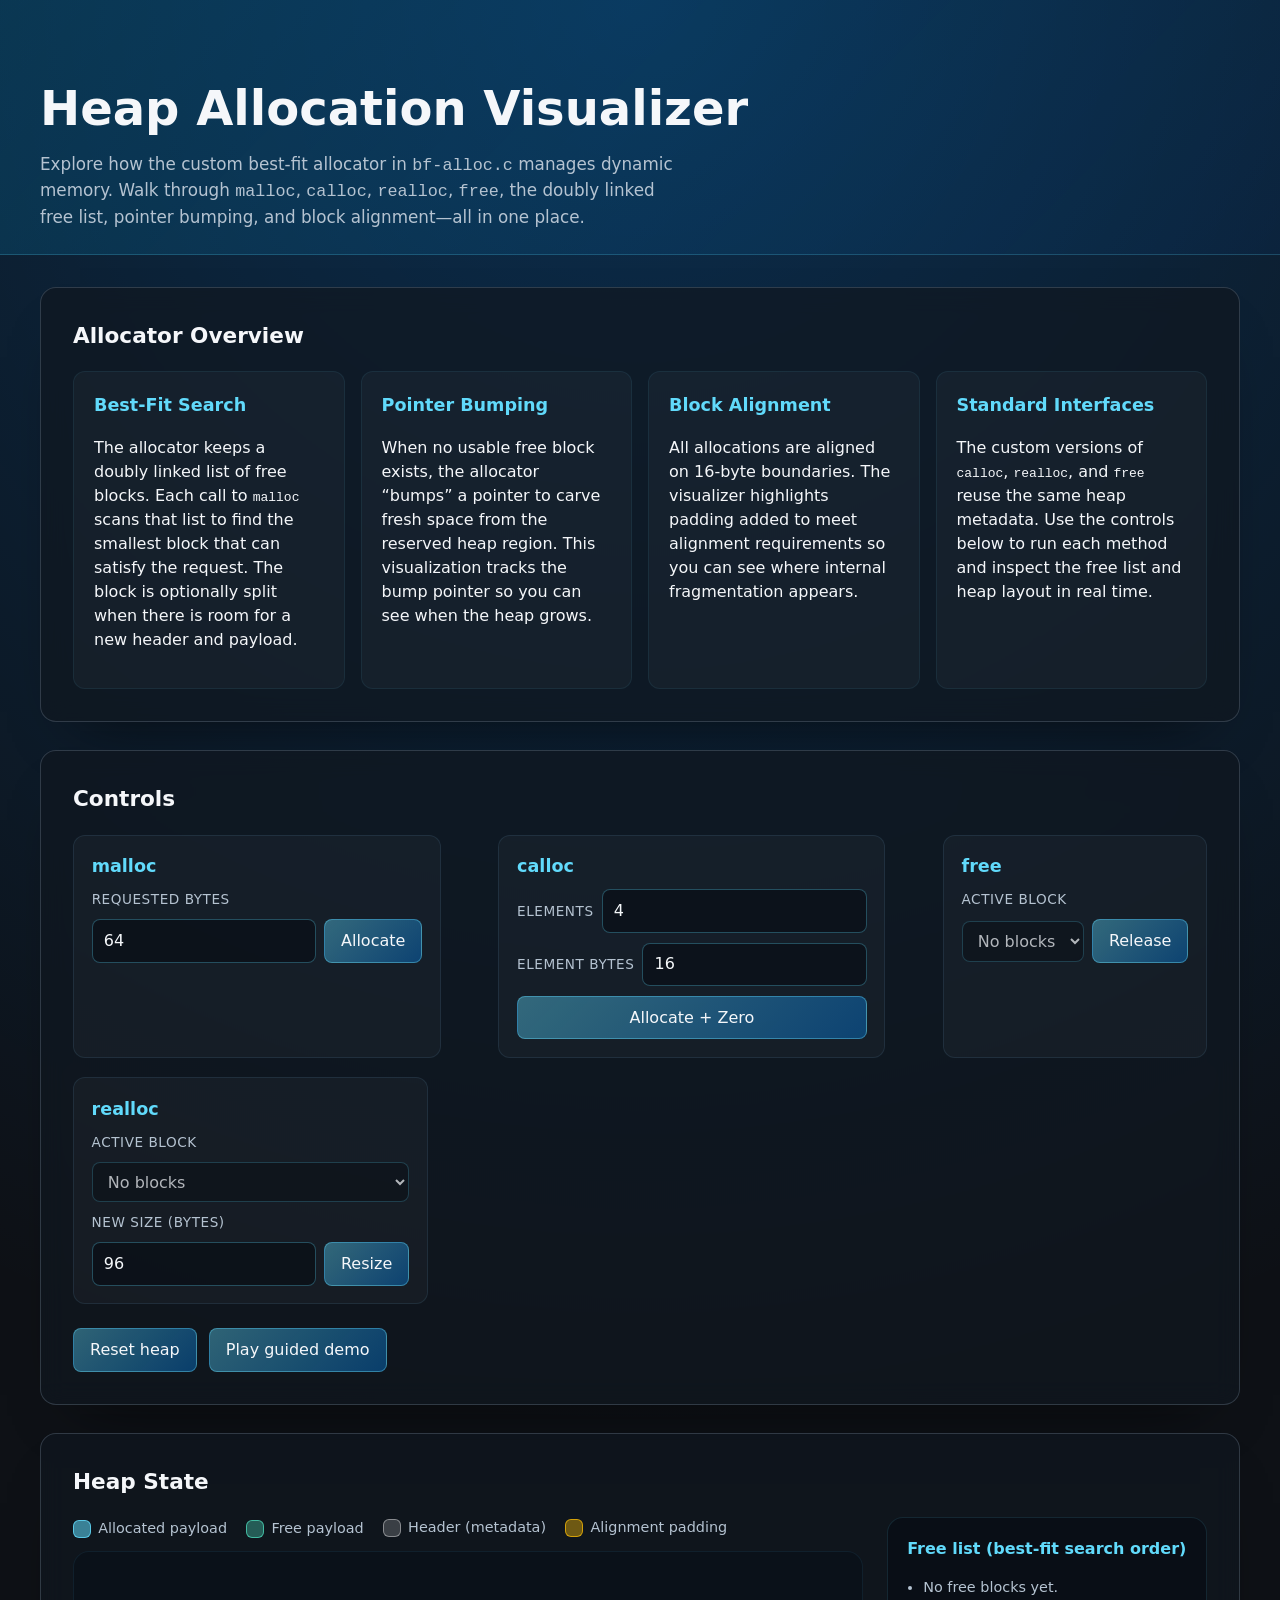
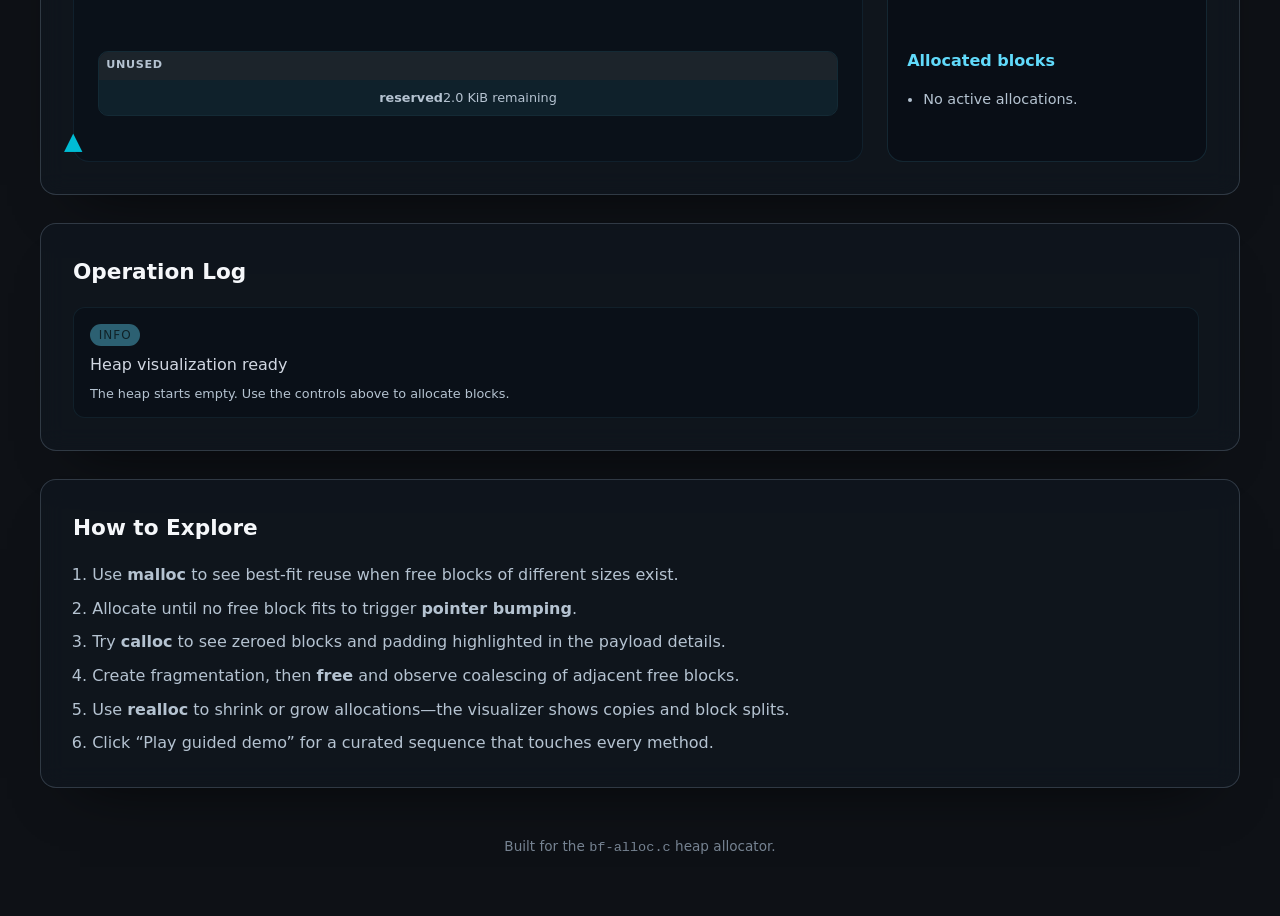
<file: docs/index.html>
<!DOCTYPE html>
<html lang="en">
  <head>
    <meta charset="utf-8" />
    <meta name="viewport" content="width=device-width, initial-scale=1" />
    <title>Heap Allocation Visualizer</title>
    <link rel="stylesheet" href="styles.css" />
  </head>
  <body>
    <header class="page-header">
      <div class="page-header__content">
        <h1>Heap Allocation Visualizer</h1>
        <p>
          Explore how the custom best-fit allocator in <code>bf-alloc.c</code> manages dynamic memory. Walk through
          <code>malloc</code>, <code>calloc</code>, <code>realloc</code>, <code>free</code>, the doubly linked free list,
          pointer bumping, and block alignment—all in one place.
        </p>
      </div>
    </header>

    <main>
      <section class="card">
        <h2>Allocator Overview</h2>
        <div class="overview-grid">
          <article>
            <h3>Best-Fit Search</h3>
            <p>
              The allocator keeps a doubly linked list of free blocks. Each call to <code>malloc</code> scans that list to
              find the smallest block that can satisfy the request. The block is optionally split when there is room for a
              new header and payload.
            </p>
          </article>
          <article>
            <h3>Pointer Bumping</h3>
            <p>
              When no usable free block exists, the allocator “bumps” a pointer to carve fresh space from the reserved heap
              region. This visualization tracks the bump pointer so you can see when the heap grows.
            </p>
          </article>
          <article>
            <h3>Block Alignment</h3>
            <p>
              All allocations are aligned on 16-byte boundaries. The visualizer highlights padding added to meet alignment
              requirements so you can see where internal fragmentation appears.
            </p>
          </article>
          <article>
            <h3>Standard Interfaces</h3>
            <p>
              The custom versions of <code>calloc</code>, <code>realloc</code>, and <code>free</code> reuse the same heap
              metadata. Use the controls below to run each method and inspect the free list and heap layout in real time.
            </p>
          </article>
        </div>
      </section>

      <section class="card">
        <h2>Controls</h2>
        <div class="control-panels">
          <form id="malloc-form" class="control-panel" autocomplete="off">
            <h3>malloc</h3>
            <label for="malloc-size">Requested bytes</label>
            <div class="control-panel__row">
              <input id="malloc-size" type="number" min="1" step="1" value="64" required />
              <button type="submit">Allocate</button>
            </div>
          </form>

          <form id="calloc-form" class="control-panel" autocomplete="off">
            <h3>calloc</h3>
            <div class="control-panel__row">
              <label for="calloc-nmemb">Elements</label>
              <input id="calloc-nmemb" type="number" min="1" step="1" value="4" required />
            </div>
            <div class="control-panel__row">
              <label for="calloc-size">Element bytes</label>
              <input id="calloc-size" type="number" min="1" step="1" value="16" required />
            </div>
            <button type="submit">Allocate + Zero</button>
          </form>

          <form id="free-form" class="control-panel" autocomplete="off">
            <h3>free</h3>
            <label for="free-block">Active block</label>
            <div class="control-panel__row">
              <select id="free-block"></select>
              <button type="submit">Release</button>
            </div>
          </form>

          <form id="realloc-form" class="control-panel" autocomplete="off">
            <h3>realloc</h3>
            <label for="realloc-block">Active block</label>
            <select id="realloc-block"></select>
            <label for="realloc-size">New size (bytes)</label>
            <div class="control-panel__row">
              <input id="realloc-size" type="number" min="0" step="1" value="96" required />
              <button type="submit">Resize</button>
            </div>
          </form>
        </div>

        <div class="control-helpers">
          <button id="reset-button" type="button">Reset heap</button>
          <button id="demo-button" type="button">Play guided demo</button>
        </div>
      </section>

      <section class="card">
        <h2>Heap State</h2>
        <div class="visualizer">
          <div class="heap-wrapper">
            <div class="heap-header">
              <span class="legend-item">
                <span class="legend-swatch legend-swatch--allocated"></span>
                Allocated payload
              </span>
              <span class="legend-item">
                <span class="legend-swatch legend-swatch--free"></span>
                Free payload
              </span>
              <span class="legend-item">
                <span class="legend-swatch legend-swatch--header"></span>
                Header (metadata)
              </span>
              <span class="legend-item legend-item--padding">
                <span class="legend-swatch legend-swatch--padding"></span>
                Alignment padding
              </span>
            </div>

            <div id="heap-container">
              <div id="heap-view" aria-live="polite" aria-label="Heap layout"></div>
              <div id="bump-pointer" role="img" aria-label="Bump pointer">&#9650;</div>
            </div>
          </div>

          <aside class="heap-details">
            <div>
              <h3>Free list (best-fit search order)</h3>
              <ul id="free-list"></ul>
            </div>
            <div>
              <h3>Allocated blocks</h3>
              <ul id="allocated-list"></ul>
            </div>
          </aside>
        </div>
      </section>

      <section class="card">
        <h2>Operation Log</h2>
        <div id="log-entries" aria-live="polite"></div>
      </section>

      <section class="card">
        <h2>How to Explore</h2>
        <ol class="instructions">
          <li>Use <strong>malloc</strong> to see best-fit reuse when free blocks of different sizes exist.</li>
          <li>Allocate until no free block fits to trigger <strong>pointer bumping</strong>.</li>
          <li>Try <strong>calloc</strong> to see zeroed blocks and padding highlighted in the payload details.</li>
          <li>Create fragmentation, then <strong>free</strong> and observe coalescing of adjacent free blocks.</li>
          <li>Use <strong>realloc</strong> to shrink or grow allocations—the visualizer shows copies and block splits.</li>
          <li>Click “Play guided demo” for a curated sequence that touches every method.</li>
        </ol>
      </section>
    </main>

    <footer class="page-footer">
      <p>
        Built for the <code>bf-alloc.c</code> heap allocator.
      </p>
    </footer>

    <script src="app.js" type="module"></script>
  </body>
</html>
</file>
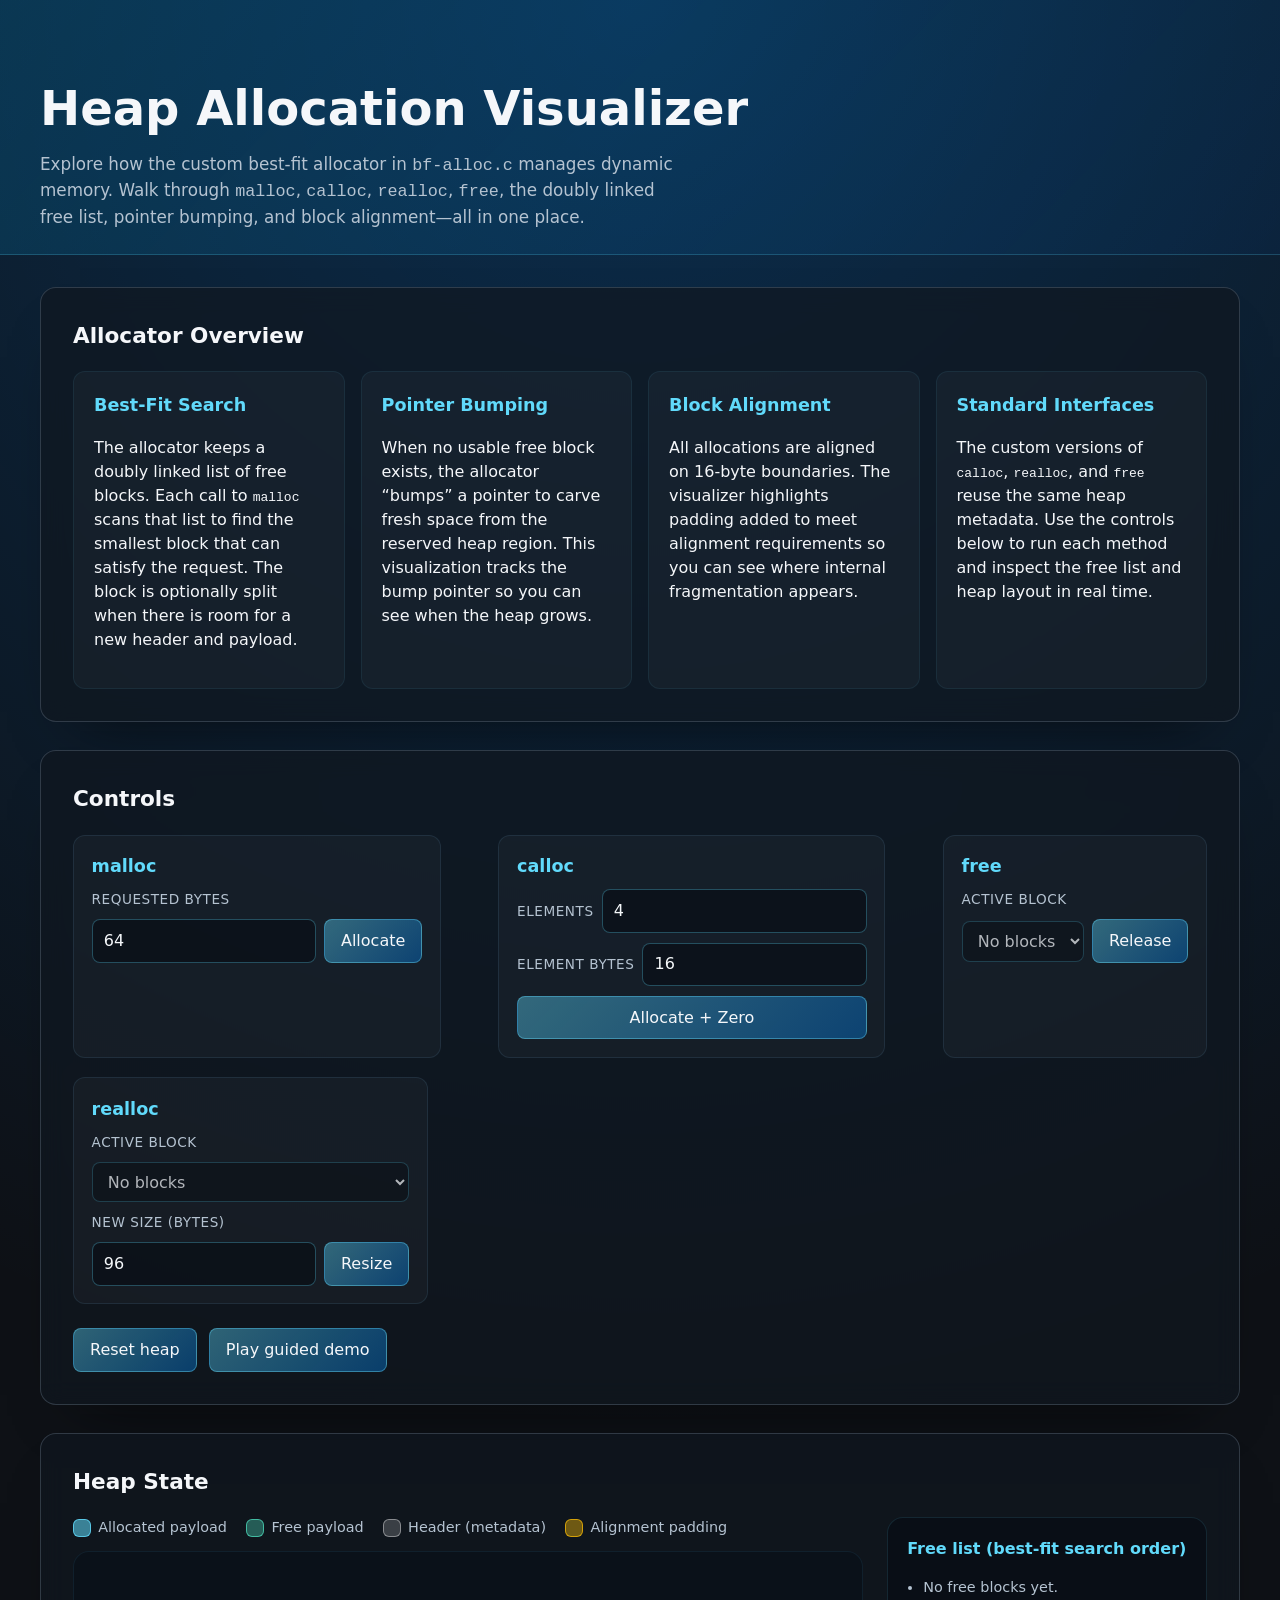
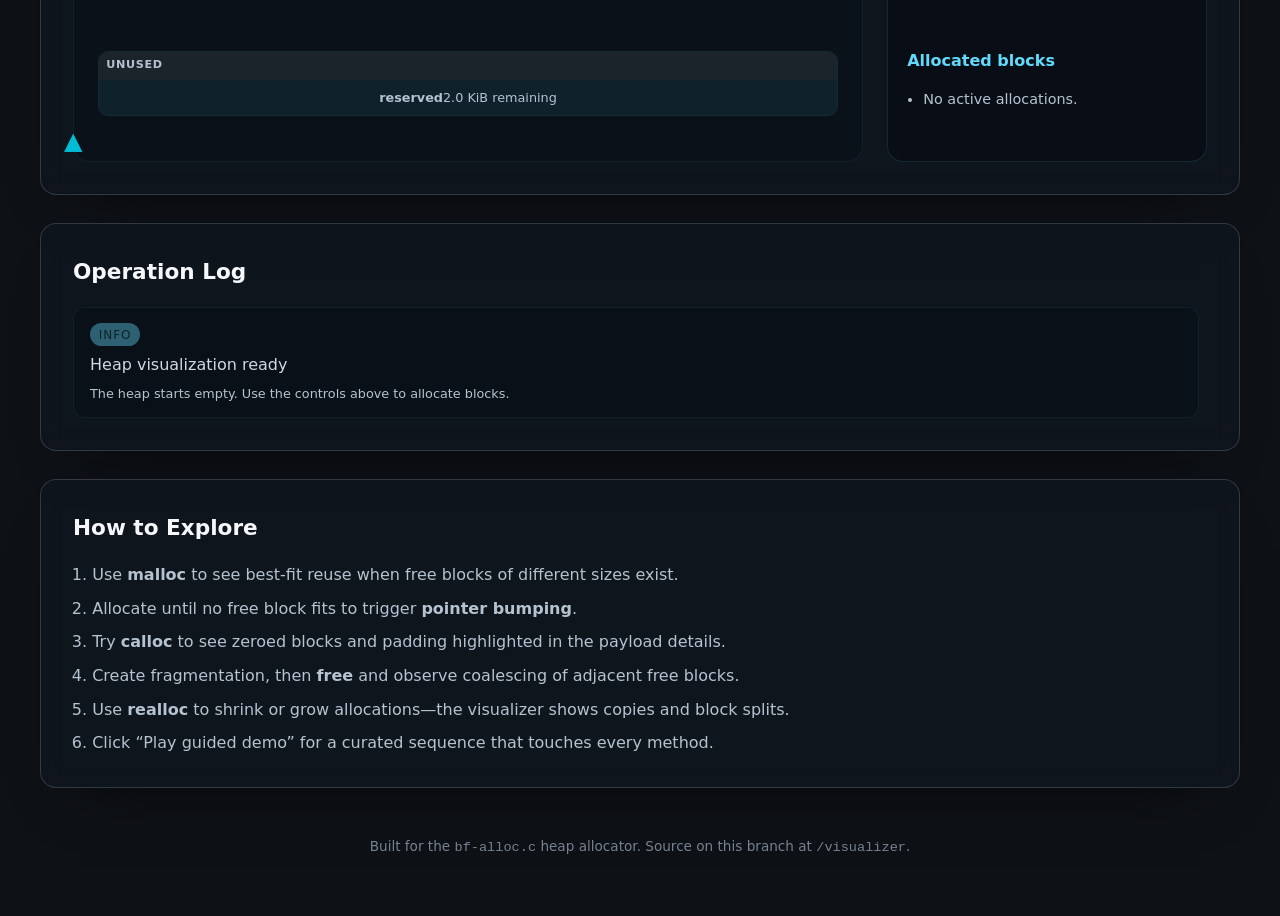
<file: visualizer/index.html>
<!DOCTYPE html>
<html lang="en">
  <head>
    <meta charset="utf-8" />
    <meta name="viewport" content="width=device-width, initial-scale=1" />
    <title>Heap Allocation Visualizer</title>
    <link rel="stylesheet" href="styles.css" />
  </head>
  <body>
    <header class="page-header">
      <div class="page-header__content">
        <h1>Heap Allocation Visualizer</h1>
        <p>
          Explore how the custom best-fit allocator in <code>bf-alloc.c</code> manages dynamic memory. Walk through
          <code>malloc</code>, <code>calloc</code>, <code>realloc</code>, <code>free</code>, the doubly linked free list,
          pointer bumping, and block alignment—all in one place.
        </p>
      </div>
    </header>

    <main>
      <section class="card">
        <h2>Allocator Overview</h2>
        <div class="overview-grid">
          <article>
            <h3>Best-Fit Search</h3>
            <p>
              The allocator keeps a doubly linked list of free blocks. Each call to <code>malloc</code> scans that list to
              find the smallest block that can satisfy the request. The block is optionally split when there is room for a
              new header and payload.
            </p>
          </article>
          <article>
            <h3>Pointer Bumping</h3>
            <p>
              When no usable free block exists, the allocator “bumps” a pointer to carve fresh space from the reserved heap
              region. This visualization tracks the bump pointer so you can see when the heap grows.
            </p>
          </article>
          <article>
            <h3>Block Alignment</h3>
            <p>
              All allocations are aligned on 16-byte boundaries. The visualizer highlights padding added to meet alignment
              requirements so you can see where internal fragmentation appears.
            </p>
          </article>
          <article>
            <h3>Standard Interfaces</h3>
            <p>
              The custom versions of <code>calloc</code>, <code>realloc</code>, and <code>free</code> reuse the same heap
              metadata. Use the controls below to run each method and inspect the free list and heap layout in real time.
            </p>
          </article>
        </div>
      </section>

      <section class="card">
        <h2>Controls</h2>
        <div class="control-panels">
          <form id="malloc-form" class="control-panel" autocomplete="off">
            <h3>malloc</h3>
            <label for="malloc-size">Requested bytes</label>
            <div class="control-panel__row">
              <input id="malloc-size" type="number" min="1" step="1" value="64" required />
              <button type="submit">Allocate</button>
            </div>
          </form>

          <form id="calloc-form" class="control-panel" autocomplete="off">
            <h3>calloc</h3>
            <div class="control-panel__row">
              <label for="calloc-nmemb">Elements</label>
              <input id="calloc-nmemb" type="number" min="1" step="1" value="4" required />
            </div>
            <div class="control-panel__row">
              <label for="calloc-size">Element bytes</label>
              <input id="calloc-size" type="number" min="1" step="1" value="16" required />
            </div>
            <button type="submit">Allocate + Zero</button>
          </form>

          <form id="free-form" class="control-panel" autocomplete="off">
            <h3>free</h3>
            <label for="free-block">Active block</label>
            <div class="control-panel__row">
              <select id="free-block"></select>
              <button type="submit">Release</button>
            </div>
          </form>

          <form id="realloc-form" class="control-panel" autocomplete="off">
            <h3>realloc</h3>
            <label for="realloc-block">Active block</label>
            <select id="realloc-block"></select>
            <label for="realloc-size">New size (bytes)</label>
            <div class="control-panel__row">
              <input id="realloc-size" type="number" min="0" step="1" value="96" required />
              <button type="submit">Resize</button>
            </div>
          </form>
        </div>

        <div class="control-helpers">
          <button id="reset-button" type="button">Reset heap</button>
          <button id="demo-button" type="button">Play guided demo</button>
        </div>
      </section>

      <section class="card">
        <h2>Heap State</h2>
        <div class="visualizer">
          <div class="heap-wrapper">
            <div class="heap-header">
              <span class="legend-item">
                <span class="legend-swatch legend-swatch--allocated"></span>
                Allocated payload
              </span>
              <span class="legend-item">
                <span class="legend-swatch legend-swatch--free"></span>
                Free payload
              </span>
              <span class="legend-item">
                <span class="legend-swatch legend-swatch--header"></span>
                Header (metadata)
              </span>
              <span class="legend-item legend-item--padding">
                <span class="legend-swatch legend-swatch--padding"></span>
                Alignment padding
              </span>
            </div>

            <div id="heap-container">
              <div id="heap-view" aria-live="polite" aria-label="Heap layout"></div>
              <div id="bump-pointer" role="img" aria-label="Bump pointer">&#9650;</div>
            </div>
          </div>

          <aside class="heap-details">
            <div>
              <h3>Free list (best-fit search order)</h3>
              <ul id="free-list"></ul>
            </div>
            <div>
              <h3>Allocated blocks</h3>
              <ul id="allocated-list"></ul>
            </div>
          </aside>
        </div>
      </section>

      <section class="card">
        <h2>Operation Log</h2>
        <div id="log-entries" aria-live="polite"></div>
      </section>

      <section class="card">
        <h2>How to Explore</h2>
        <ol class="instructions">
          <li>Use <strong>malloc</strong> to see best-fit reuse when free blocks of different sizes exist.</li>
          <li>Allocate until no free block fits to trigger <strong>pointer bumping</strong>.</li>
          <li>Try <strong>calloc</strong> to see zeroed blocks and padding highlighted in the payload details.</li>
          <li>Create fragmentation, then <strong>free</strong> and observe coalescing of adjacent free blocks.</li>
          <li>Use <strong>realloc</strong> to shrink or grow allocations—the visualizer shows copies and block splits.</li>
          <li>Click “Play guided demo” for a curated sequence that touches every method.</li>
        </ol>
      </section>
    </main>

    <footer class="page-footer">
      <p>
        Built for the <code>bf-alloc.c</code> heap allocator. Source on this branch at
        <code>/visualizer</code>.
      </p>
    </footer>

    <script src="app.js" type="module"></script>
  </body>
</html>
</file>
<file: docs/styles.css>
:root {
  color-scheme: light dark;
  --bg: #0e1116;
  --card-bg: rgba(17, 23, 32, 0.7);
  --card-border: rgba(99, 114, 130, 0.4);
  --text: #f5f7fa;
  --subtext: #b5c3d1;
  --accent: #61dafb;
  --accent-strong: #00bcd4;
  --danger: #ff7b72;
  --success: #7ee787;
  --warning: #f1c40f;
  --surface-elevated: rgba(255, 255, 255, 0.03);
  --header-bg: linear-gradient(135deg, rgba(0, 184, 255, 0.15), rgba(0, 102, 255, 0.05));
  --padding-color: rgba(255, 193, 7, 0.4);
  --free-color: rgba(80, 227, 194, 0.35);
  --allocated-color: rgba(97, 218, 251, 0.55);
  --header-color: rgba(255, 255, 255, 0.18);
  --search-highlight: rgba(255, 255, 255, 0.28);
  --best-highlight: rgba(125, 249, 255, 0.45);
  --font-stack: "Inter", "Segoe UI", system-ui, -apple-system, BlinkMacSystemFont, sans-serif;
}

*,
*::before,
*::after {
  box-sizing: border-box;
}

body {
  margin: 0;
  min-height: 100vh;
  font-family: var(--font-stack);
  background: radial-gradient(circle at top, rgba(0, 136, 255, 0.24), transparent 55%), var(--bg);
  color: var(--text);
  line-height: 1.5;
  padding-bottom: 3rem;
}

main {
  width: min(1200px, 94vw);
  margin: 0 auto;
  display: grid;
  gap: 1.75rem;
}

.page-header {
  padding: 2.5rem 0 1.5rem;
  background: var(--header-bg);
  border-bottom: 1px solid rgba(97, 218, 251, 0.2);
  margin-bottom: 2rem;
}

.page-header__content {
  width: min(1200px, 94vw);
  margin: 0 auto;
}

.page-header h1 {
  font-size: clamp(2.2rem, 4vw, 3rem);
  margin-bottom: 0.5rem;
}

.page-header p {
  margin: 0;
  color: var(--subtext);
  font-size: 1.05rem;
  max-width: 60ch;
}

.card {
  background: var(--card-bg);
  border: 1px solid var(--card-border);
  border-radius: 16px;
  padding: 2rem;
  backdrop-filter: blur(12px);
  box-shadow: 0 30px 60px -40px rgba(0, 0, 0, 0.8);
}

.card h2 {
  margin-top: 0;
  font-size: 1.35rem;
  margin-bottom: 1.2rem;
}

.overview-grid {
  display: grid;
  gap: 1rem;
  grid-template-columns: repeat(auto-fit, minmax(220px, 1fr));
}

.overview-grid article {
  background: var(--surface-elevated);
  border-radius: 12px;
  padding: 1.25rem;
  border: 1px solid rgba(97, 218, 251, 0.08);
}

.overview-grid h3 {
  margin-top: 0;
  font-size: 1.1rem;
  color: var(--accent);
}

.control-panels {
  display: grid;
  gap: 1.2rem;
  grid-template-columns: repeat(auto-fit, minmax(220px, 1fr));
  display: flex;
  justify-content: space-between;
  flex-wrap: wrap;

}

.control-panel {
  display: flex;
  flex-direction: column;
  flex-grow: ;
  gap: 0.6rem;
  padding: 1.1rem;
  border-radius: 12px;
  background: var(--surface-elevated);
  border: 1px solid rgba(128, 203, 255, 0.1);
}

.control-panel h3 {
  margin: 0;
  font-size: 1.1rem;
  color: var(--accent);
}

.control-panel label {
  font-size: 0.85rem;
  text-transform: uppercase;
  letter-spacing: 0.04em;
  color: var(--subtext);
}

.control-panel__row {
  display: flex;
  gap: 0.5rem;
  align-items: center;
}

input,
select,
button {
  font: inherit;
  color: inherit;
}

input,
select {
  flex: 1;
  padding: 0.55rem 0.7rem;
  border-radius: 8px;
  border: 1px solid rgba(97, 218, 251, 0.3);
  background: rgba(8, 13, 20, 0.65);
  color: var(--text);
}

input:focus,
select:focus {
  outline: 2px solid var(--accent);
  outline-offset: 2px;
}

button {
  padding: 0.55rem 1rem;
  border-radius: 8px;
  border: 1px solid rgba(97, 218, 251, 0.4);
  background: linear-gradient(135deg, rgba(97, 218, 251, 0.4), rgba(0, 140, 255, 0.35));
  color: var(--text);
  cursor: pointer;
  transition: transform 0.15s ease, box-shadow 0.15s ease, background 0.2s ease;
}

button:hover,
button:focus-visible {
  transform: translateY(-1px);
  box-shadow: 0 14px 24px -16px rgba(97, 218, 251, 0.8);
}

.control-helpers {
  display: flex;
  gap: 0.75rem;
  margin-top: 1.5rem;
  flex-wrap: wrap;
}

.visualizer {
  display: grid;
  gap: 1.5rem;
  grid-template-columns: minmax(0, 1fr) minmax(260px, 320px);
}

@media (max-width: 900px) {
  .visualizer {
    grid-template-columns: 1fr;
  }
}

.heap-wrapper {
  display: flex;
  flex-direction: column;
  gap: 0.75rem;
}

.heap-header {
  display: flex;
  gap: 1.2rem;
  flex-wrap: wrap;
  font-size: 0.9rem;
}

.legend-item {
  display: inline-flex;
  align-items: center;
  gap: 0.45rem;
  color: var(--subtext);
}

.legend-item--padding {
  white-space: nowrap;
}

.legend-swatch {
  width: 18px;
  height: 18px;
  border-radius: 6px;
  display: inline-block;
}

.legend-swatch--allocated {
  background: var(--allocated-color);
  border: 1px solid rgba(97, 218, 251, 0.8);
}

.legend-swatch--free {
  background: var(--free-color);
  border: 1px solid rgba(80, 227, 194, 0.7);
}

.legend-swatch--header {
  background: var(--header-color);
  border: 1px solid rgba(255, 255, 255, 0.4);
}

.legend-swatch--padding {
  background: var(--padding-color);
  border: 1px solid rgba(255, 193, 7, 0.7);
}

#heap-container {
  position: relative;
  border-radius: 16px;
  padding: 1.5rem 1.5rem 2.8rem;
  background: rgba(10, 17, 26, 0.75);
  border: 1px solid rgba(97, 218, 251, 0.08);
  min-height: 200px;
}

#heap-view {
  display: flex;
  gap: 4px;
  width: 100%;
  height: 140px;
  align-items: flex-end;
}

.heap-block {
  position: relative;
  display: flex;
  flex-direction: column;
  flex-grow: 1;
  border-radius: 10px;
  overflow: hidden;
  border: 1px solid rgba(97, 218, 251, 0.12);
  transition: transform 0.2s ease, border-color 0.2s ease, box-shadow 0.2s ease;
  min-width: 36px;
}

.heap-block:hover {
  transform: translateY(-4px);
  border-color: rgba(97, 218, 251, 0.5);
  box-shadow: 0 10px 24px -18px rgba(97, 218, 251, 0.8);
}

.heap-block__header {
  background: var(--header-color);
  color: var(--subtext);
  font-size: 0.7rem;
  padding: 0.35rem 0.45rem;
  text-transform: uppercase;
  letter-spacing: 0.06em;
  font-weight: 600;
}

.heap-block__payload {
  flex: 1;
  position: relative;
  padding: 0.5rem;
  display: flex;
  align-items: center;
  justify-content: center;
  text-align: center;
  font-size: 0.8rem;
  color: rgba(255, 255, 255, 0.85);
}

.heap-block--allocated .heap-block__payload {
  background: var(--allocated-color);
}

.heap-block--free .heap-block__payload {
  background: var(--free-color);
  color: rgba(16, 30, 28, 0.9);
}

.heap-block__padding {
  width: 100%;
  background: var(--padding-color);
  color: rgba(0, 0, 0, 0.78);
  font-size: 0.65rem;
  padding: 0.2rem;
  text-align: center;
}

.heap-block__meta {
  position: absolute;
  inset: 4px;
  display: flex;
  flex-direction: column;
  justify-content: space-between;
  color: rgba(0, 0, 0, 0.65);
  font-size: 0.72rem;
  pointer-events: none;
}

.heap-block--highlight-search {
  outline: 2px dashed var(--search-highlight);
  outline-offset: 4px;
}

.heap-block--highlight-best {
  border-color: rgba(125, 249, 255, 0.85);
  box-shadow: 0 12px 28px -18px rgba(125, 249, 255, 0.9);
}

.heap-block--zeroed .heap-block__payload {
  background: linear-gradient(135deg, rgba(97, 218, 251, 0.55), rgba(126, 231, 135, 0.55));
}

.heap-block--from-realloc::after {
  content: "realloc";
  position: absolute;
  top: 8px;
  right: 8px;
  font-size: 0.65rem;
  font-weight: 600;
  color: rgba(0, 0, 0, 0.6);
  background: rgba(255, 255, 255, 0.68);
  padding: 0.2rem 0.45rem;
  border-radius: 999px;
}

.heap-block--unused .heap-block__header {
  background: rgba(255, 255, 255, 0.08);
  color: var(--subtext);
}

.heap-block--unused .heap-block__payload {
  background: rgba(97, 218, 251, 0.08);
  color: var(--subtext);
}

.heap-block__label {
  font-weight: 600;
  font-size: 0.8rem;
}

#bump-pointer {
  position: absolute;
  bottom: 12px;
  height: 26px;
  font-size: 1.5rem;
  color: var(--accent-strong);
  transition: left 0.3s ease;
}

.heap-details {
  background: rgba(8, 13, 20, 0.65);
  border-radius: 16px;
  border: 1px solid rgba(97, 218, 251, 0.12);
  padding: 1.2rem;
  display: grid;
  gap: 1.2rem;
}

.heap-details h3 {
  margin-top: 0;
  color: var(--accent);
  font-size: 1rem;
}

.heap-details ul {
  margin: 0;
  padding-left: 1rem;
  display: grid;
  gap: 0.45rem;
  font-size: 0.9rem;
  color: var(--subtext);
}

.heap-details li strong {
  color: var(--text);
}

#log-entries {
  display: grid;
  gap: 0.75rem;
  max-height: 320px;
  overflow-y: auto;
  padding-right: 0.5rem;
}

.log-entry {
  padding: 0.85rem 1rem;
  border-radius: 12px;
  background: rgba(9, 16, 24, 0.7);
  border: 1px solid rgba(97, 218, 251, 0.08);
  color: rgba(238, 244, 255, 0.88);
}

.log-entry__badge {
  display: inline-flex;
  align-items: center;
  gap: 0.35rem;
  font-size: 0.75rem;
  padding: 0.15rem 0.55rem;
  border-radius: 999px;
  text-transform: uppercase;
  letter-spacing: 0.08em;
  color: rgba(0, 0, 0, 0.65);
  margin-bottom: 0.4rem;
  background: rgba(255, 255, 255, 0.7);
}

.log-entry__message {
  margin: 0;
}

.log-entry__subtext {
  margin: 0.45rem 0 0;
  color: var(--subtext);
  font-size: 0.8rem;
}

.log-entry--malloc .log-entry__badge {
  background: rgba(97, 218, 251, 0.75);
}

.log-entry--calloc .log-entry__badge {
  background: rgba(126, 231, 135, 0.75);
}

.log-entry--free .log-entry__badge {
  background: rgba(255, 124, 102, 0.8);
}

.log-entry--realloc .log-entry__badge {
  background: rgba(255, 214, 102, 0.8);
}

.log-entry--info .log-entry__badge {
  background: rgba(97, 218, 251, 0.4);
}

.log-entry--warn .log-entry__badge {
  background: rgba(255, 193, 7, 0.8);
}

.instructions {
  margin: 0;
  padding-left: 1.2rem;
  color: var(--subtext);
  display: grid;
  gap: 0.6rem;
}

.page-footer {
  width: min(1200px, 94vw);
  margin: 3rem auto 0;
  text-align: center;
  color: rgba(155, 171, 190, 0.75);
  font-size: 0.85rem;
}
</file>
<file: visualizer/styles.css>
:root {
  color-scheme: light dark;
  --bg: #0e1116;
  --card-bg: rgba(17, 23, 32, 0.7);
  --card-border: rgba(99, 114, 130, 0.4);
  --text: #f5f7fa;
  --subtext: #b5c3d1;
  --accent: #61dafb;
  --accent-strong: #00bcd4;
  --danger: #ff7b72;
  --success: #7ee787;
  --warning: #f1c40f;
  --surface-elevated: rgba(255, 255, 255, 0.03);
  --header-bg: linear-gradient(135deg, rgba(0, 184, 255, 0.15), rgba(0, 102, 255, 0.05));
  --padding-color: rgba(255, 193, 7, 0.4);
  --free-color: rgba(80, 227, 194, 0.35);
  --allocated-color: rgba(97, 218, 251, 0.55);
  --header-color: rgba(255, 255, 255, 0.18);
  --search-highlight: rgba(255, 255, 255, 0.28);
  --best-highlight: rgba(125, 249, 255, 0.45);
  --font-stack: "Inter", "Segoe UI", system-ui, -apple-system, BlinkMacSystemFont, sans-serif;
}

*,
*::before,
*::after {
  box-sizing: border-box;
}

body {
  margin: 0;
  min-height: 100vh;
  font-family: var(--font-stack);
  background: radial-gradient(circle at top, rgba(0, 136, 255, 0.24), transparent 55%), var(--bg);
  color: var(--text);
  line-height: 1.5;
  padding-bottom: 3rem;
}

main {
  width: min(1200px, 94vw);
  margin: 0 auto;
  display: grid;
  gap: 1.75rem;
}

.page-header {
  padding: 2.5rem 0 1.5rem;
  background: var(--header-bg);
  border-bottom: 1px solid rgba(97, 218, 251, 0.2);
  margin-bottom: 2rem;
}

.page-header__content {
  width: min(1200px, 94vw);
  margin: 0 auto;
}

.page-header h1 {
  font-size: clamp(2.2rem, 4vw, 3rem);
  margin-bottom: 0.5rem;
}

.page-header p {
  margin: 0;
  color: var(--subtext);
  font-size: 1.05rem;
  max-width: 60ch;
}

.card {
  background: var(--card-bg);
  border: 1px solid var(--card-border);
  border-radius: 16px;
  padding: 2rem;
  backdrop-filter: blur(12px);
  box-shadow: 0 30px 60px -40px rgba(0, 0, 0, 0.8);
}

.card h2 {
  margin-top: 0;
  font-size: 1.35rem;
  margin-bottom: 1.2rem;
}

.overview-grid {
  display: grid;
  gap: 1rem;
  grid-template-columns: repeat(auto-fit, minmax(220px, 1fr));
}

.overview-grid article {
  background: var(--surface-elevated);
  border-radius: 12px;
  padding: 1.25rem;
  border: 1px solid rgba(97, 218, 251, 0.08);
}

.overview-grid h3 {
  margin-top: 0;
  font-size: 1.1rem;
  color: var(--accent);
}

.control-panels {
  display: grid;
  gap: 1.2rem;
  grid-template-columns: repeat(auto-fit, minmax(220px, 1fr));
  display: flex;
  justify-content: space-between;
  flex-wrap: wrap;

}

.control-panel {
  display: flex;
  flex-direction: column;
  flex-grow: ;
  gap: 0.6rem;
  padding: 1.1rem;
  border-radius: 12px;
  background: var(--surface-elevated);
  border: 1px solid rgba(128, 203, 255, 0.1);
}

.control-panel h3 {
  margin: 0;
  font-size: 1.1rem;
  color: var(--accent);
}

.control-panel label {
  font-size: 0.85rem;
  text-transform: uppercase;
  letter-spacing: 0.04em;
  color: var(--subtext);
}

.control-panel__row {
  display: flex;
  gap: 0.5rem;
  align-items: center;
}

input,
select,
button {
  font: inherit;
  color: inherit;
}

input,
select {
  flex: 1;
  padding: 0.55rem 0.7rem;
  border-radius: 8px;
  border: 1px solid rgba(97, 218, 251, 0.3);
  background: rgba(8, 13, 20, 0.65);
  color: var(--text);
}

input:focus,
select:focus {
  outline: 2px solid var(--accent);
  outline-offset: 2px;
}

button {
  padding: 0.55rem 1rem;
  border-radius: 8px;
  border: 1px solid rgba(97, 218, 251, 0.4);
  background: linear-gradient(135deg, rgba(97, 218, 251, 0.4), rgba(0, 140, 255, 0.35));
  color: var(--text);
  cursor: pointer;
  transition: transform 0.15s ease, box-shadow 0.15s ease, background 0.2s ease;
}

button:hover,
button:focus-visible {
  transform: translateY(-1px);
  box-shadow: 0 14px 24px -16px rgba(97, 218, 251, 0.8);
}

.control-helpers {
  display: flex;
  gap: 0.75rem;
  margin-top: 1.5rem;
  flex-wrap: wrap;
}

.visualizer {
  display: grid;
  gap: 1.5rem;
  grid-template-columns: minmax(0, 1fr) minmax(260px, 320px);
}

@media (max-width: 900px) {
  .visualizer {
    grid-template-columns: 1fr;
  }
}

.heap-wrapper {
  display: flex;
  flex-direction: column;
  gap: 0.75rem;
}

.heap-header {
  display: flex;
  gap: 1.2rem;
  flex-wrap: wrap;
  font-size: 0.9rem;
}

.legend-item {
  display: inline-flex;
  align-items: center;
  gap: 0.45rem;
  color: var(--subtext);
}

.legend-item--padding {
  white-space: nowrap;
}

.legend-swatch {
  width: 18px;
  height: 18px;
  border-radius: 6px;
  display: inline-block;
}

.legend-swatch--allocated {
  background: var(--allocated-color);
  border: 1px solid rgba(97, 218, 251, 0.8);
}

.legend-swatch--free {
  background: var(--free-color);
  border: 1px solid rgba(80, 227, 194, 0.7);
}

.legend-swatch--header {
  background: var(--header-color);
  border: 1px solid rgba(255, 255, 255, 0.4);
}

.legend-swatch--padding {
  background: var(--padding-color);
  border: 1px solid rgba(255, 193, 7, 0.7);
}

#heap-container {
  position: relative;
  border-radius: 16px;
  padding: 1.5rem 1.5rem 2.8rem;
  background: rgba(10, 17, 26, 0.75);
  border: 1px solid rgba(97, 218, 251, 0.08);
  min-height: 200px;
}

#heap-view {
  display: flex;
  gap: 4px;
  width: 100%;
  height: 140px;
  align-items: flex-end;
}

.heap-block {
  position: relative;
  display: flex;
  flex-direction: column;
  flex-grow: 1;
  border-radius: 10px;
  overflow: hidden;
  border: 1px solid rgba(97, 218, 251, 0.12);
  transition: transform 0.2s ease, border-color 0.2s ease, box-shadow 0.2s ease;
  min-width: 36px;
}

.heap-block:hover {
  transform: translateY(-4px);
  border-color: rgba(97, 218, 251, 0.5);
  box-shadow: 0 10px 24px -18px rgba(97, 218, 251, 0.8);
}

.heap-block__header {
  background: var(--header-color);
  color: var(--subtext);
  font-size: 0.7rem;
  padding: 0.35rem 0.45rem;
  text-transform: uppercase;
  letter-spacing: 0.06em;
  font-weight: 600;
}

.heap-block__payload {
  flex: 1;
  position: relative;
  padding: 0.5rem;
  display: flex;
  align-items: center;
  justify-content: center;
  text-align: center;
  font-size: 0.8rem;
  color: rgba(255, 255, 255, 0.85);
}

.heap-block--allocated .heap-block__payload {
  background: var(--allocated-color);
}

.heap-block--free .heap-block__payload {
  background: var(--free-color);
  color: rgba(16, 30, 28, 0.9);
}

.heap-block__padding {
  width: 100%;
  background: var(--padding-color);
  color: rgba(0, 0, 0, 0.78);
  font-size: 0.65rem;
  padding: 0.2rem;
  text-align: center;
}

.heap-block__meta {
  position: absolute;
  inset: 4px;
  display: flex;
  flex-direction: column;
  justify-content: space-between;
  color: rgba(0, 0, 0, 0.65);
  font-size: 0.72rem;
  pointer-events: none;
}

.heap-block--highlight-search {
  outline: 2px dashed var(--search-highlight);
  outline-offset: 4px;
}

.heap-block--highlight-best {
  border-color: rgba(125, 249, 255, 0.85);
  box-shadow: 0 12px 28px -18px rgba(125, 249, 255, 0.9);
}

.heap-block--zeroed .heap-block__payload {
  background: linear-gradient(135deg, rgba(97, 218, 251, 0.55), rgba(126, 231, 135, 0.55));
}

.heap-block--from-realloc::after {
  content: "realloc";
  position: absolute;
  top: 8px;
  right: 8px;
  font-size: 0.65rem;
  font-weight: 600;
  color: rgba(0, 0, 0, 0.6);
  background: rgba(255, 255, 255, 0.68);
  padding: 0.2rem 0.45rem;
  border-radius: 999px;
}

.heap-block--unused .heap-block__header {
  background: rgba(255, 255, 255, 0.08);
  color: var(--subtext);
}

.heap-block--unused .heap-block__payload {
  background: rgba(97, 218, 251, 0.08);
  color: var(--subtext);
}

.heap-block__label {
  font-weight: 600;
  font-size: 0.8rem;
}

#bump-pointer {
  position: absolute;
  bottom: 12px;
  height: 26px;
  font-size: 1.5rem;
  color: var(--accent-strong);
  transition: left 0.3s ease;
}

.heap-details {
  background: rgba(8, 13, 20, 0.65);
  border-radius: 16px;
  border: 1px solid rgba(97, 218, 251, 0.12);
  padding: 1.2rem;
  display: grid;
  gap: 1.2rem;
}

.heap-details h3 {
  margin-top: 0;
  color: var(--accent);
  font-size: 1rem;
}

.heap-details ul {
  margin: 0;
  padding-left: 1rem;
  display: grid;
  gap: 0.45rem;
  font-size: 0.9rem;
  color: var(--subtext);
}

.heap-details li strong {
  color: var(--text);
}

#log-entries {
  display: grid;
  gap: 0.75rem;
  max-height: 320px;
  overflow-y: auto;
  padding-right: 0.5rem;
}

.log-entry {
  padding: 0.85rem 1rem;
  border-radius: 12px;
  background: rgba(9, 16, 24, 0.7);
  border: 1px solid rgba(97, 218, 251, 0.08);
  color: rgba(238, 244, 255, 0.88);
}

.log-entry__badge {
  display: inline-flex;
  align-items: center;
  gap: 0.35rem;
  font-size: 0.75rem;
  padding: 0.15rem 0.55rem;
  border-radius: 999px;
  text-transform: uppercase;
  letter-spacing: 0.08em;
  color: rgba(0, 0, 0, 0.65);
  margin-bottom: 0.4rem;
  background: rgba(255, 255, 255, 0.7);
}

.log-entry__message {
  margin: 0;
}

.log-entry__subtext {
  margin: 0.45rem 0 0;
  color: var(--subtext);
  font-size: 0.8rem;
}

.log-entry--malloc .log-entry__badge {
  background: rgba(97, 218, 251, 0.75);
}

.log-entry--calloc .log-entry__badge {
  background: rgba(126, 231, 135, 0.75);
}

.log-entry--free .log-entry__badge {
  background: rgba(255, 124, 102, 0.8);
}

.log-entry--realloc .log-entry__badge {
  background: rgba(255, 214, 102, 0.8);
}

.log-entry--info .log-entry__badge {
  background: rgba(97, 218, 251, 0.4);
}

.log-entry--warn .log-entry__badge {
  background: rgba(255, 193, 7, 0.8);
}

.instructions {
  margin: 0;
  padding-left: 1.2rem;
  color: var(--subtext);
  display: grid;
  gap: 0.6rem;
}

.page-footer {
  width: min(1200px, 94vw);
  margin: 3rem auto 0;
  text-align: center;
  color: rgba(155, 171, 190, 0.75);
  font-size: 0.85rem;
}
</file>
